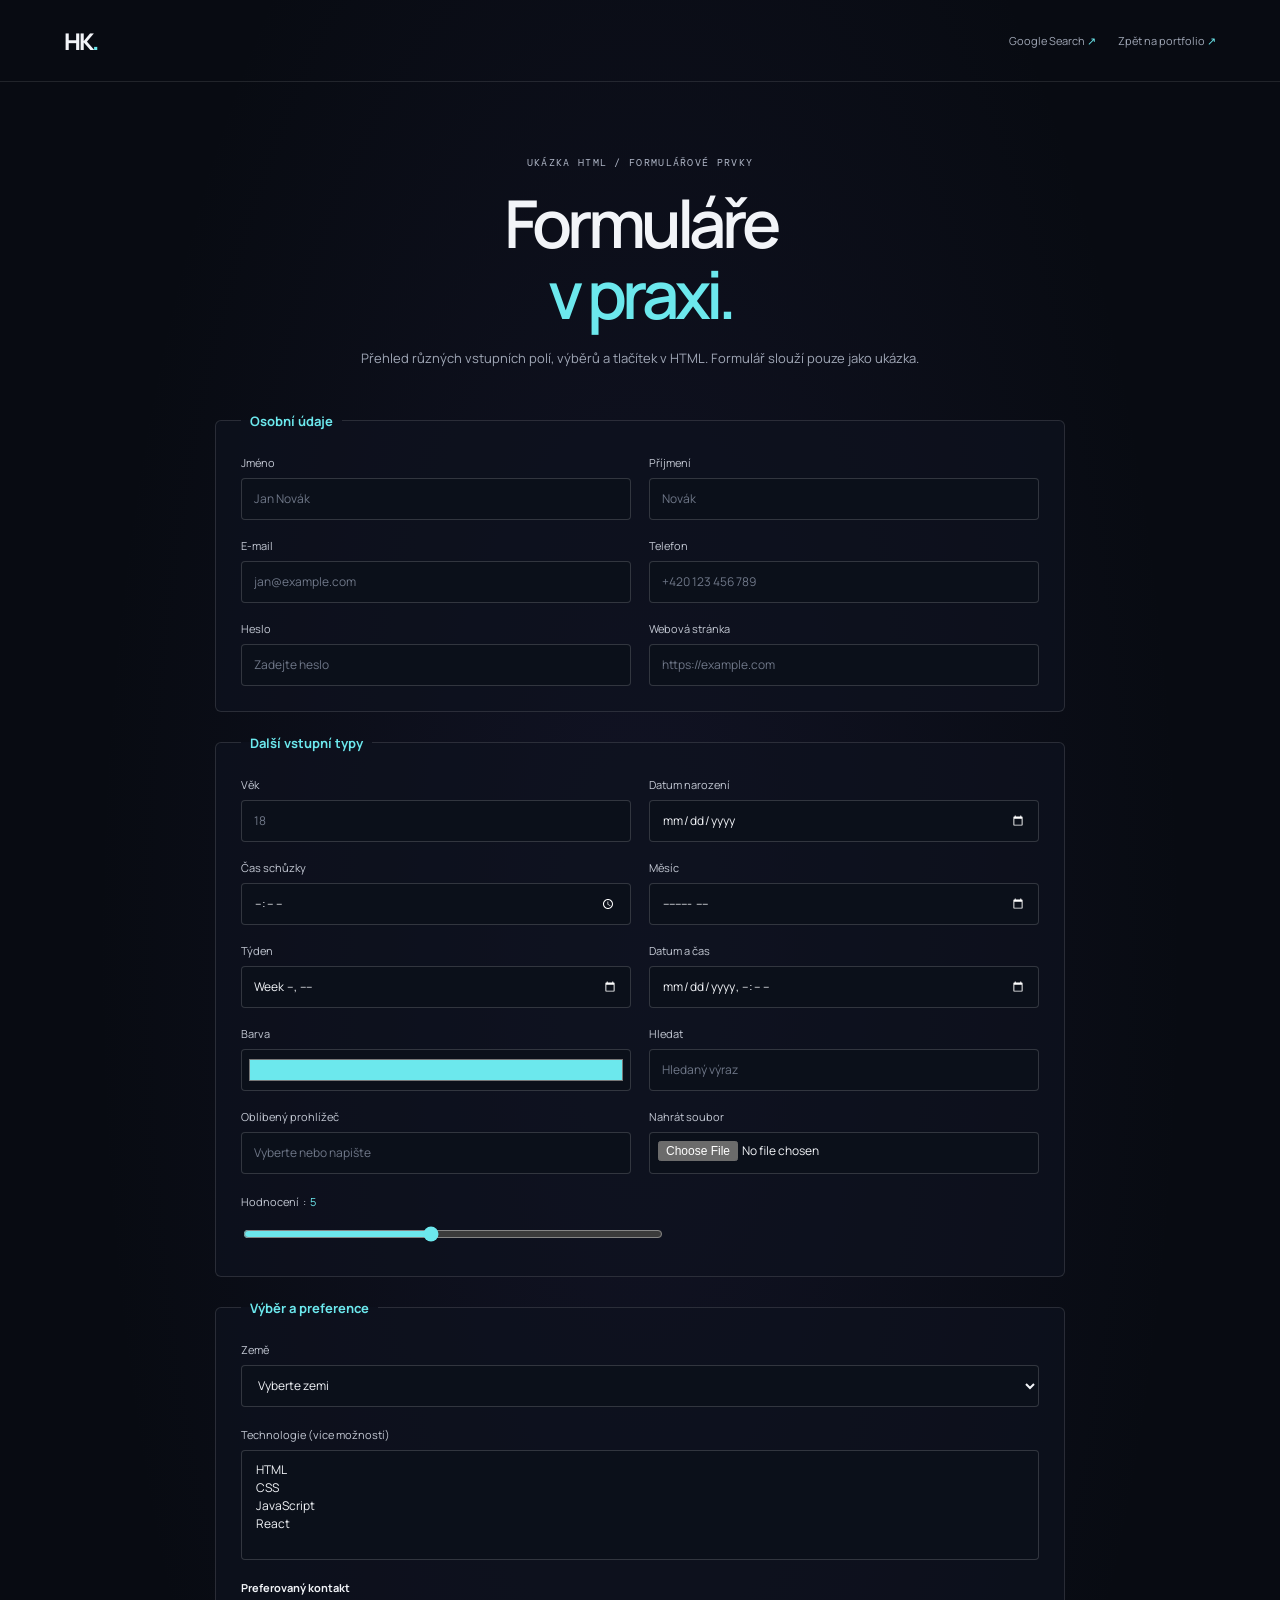
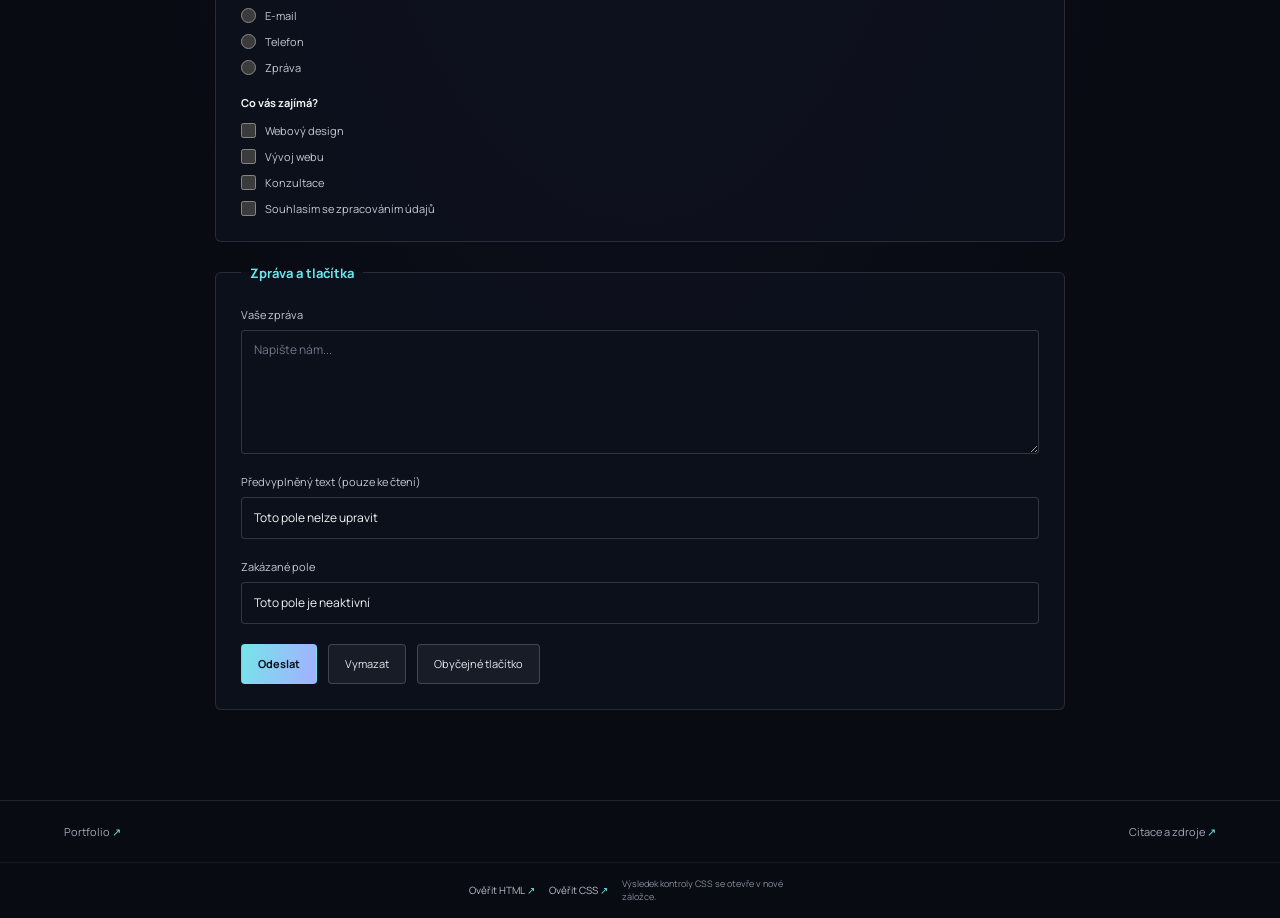
<file: formular.html>
<!DOCTYPE html>
<html lang="cs">
<head>
  <meta charset="UTF-8">
  <meta name="viewport" content="width=device-width, initial-scale=1.0">
  <meta name="theme-color" content="#080b12">
  <meta name="description" content="Ukázka různých HTML formulářových prvků.">
  <title>Formulářové prvky — Hlib Kolisnyk</title>
  <link rel="preconnect" href="https://fonts.googleapis.com">
  <link rel="preconnect" href="https://fonts.gstatic.com" crossorigin>
  <link href="https://fonts.googleapis.com/css2?family=DM+Mono:wght@400;500&family=Manrope:wght@400;500;600;700;800&display=swap" rel="stylesheet">
  <link rel="stylesheet" href="style.css">
</head>
<body class="search-page form-page">
  <header class="search-header">
    <a class="logo" href="index.html" aria-label="Hlib Kolisnyk — portfolio">HK<span>.</span></a>
    <nav class="search-nav" aria-label="Navigace projektu">
      <a class="search-back-link" href="googlesearch.html">Google Search <span aria-hidden="true">↗</span></a>
      <a class="search-back-link" href="index.html">Zpět na portfolio <span aria-hidden="true">↗</span></a>
    </nav>
  </header>

  <main class="form-main">
    <p class="eyebrow">UKÁZKA HTML / FORMULÁŘOVÉ PRVKY</p>
    <h1>Formuláře<br><span class="gradient-text">v praxi.</span></h1>
    <p class="form-intro">Přehled různých vstupních polí, výběrů a tlačítek v HTML. Formulář slouží pouze jako ukázka.</p>

    <form class="demo-form" action="#" method="get">
      <fieldset class="form-section">
        <legend>Osobní údaje</legend>
        <div class="form-grid">
          <label class="form-field">Jméno
            <input type="text" name="jmeno" placeholder="Jan Novák" autocomplete="given-name">
          </label>
          <label class="form-field">Příjmení
            <input type="text" name="prijmeni" placeholder="Novák" autocomplete="family-name">
          </label>
          <label class="form-field">E-mail
            <input type="email" name="email" placeholder="jan@example.com" autocomplete="email">
          </label>
          <label class="form-field">Telefon
            <input type="tel" name="telefon" placeholder="+420 123 456 789" autocomplete="tel">
          </label>
          <label class="form-field">Heslo
            <input type="password" name="heslo" placeholder="Zadejte heslo" autocomplete="new-password">
          </label>
          <label class="form-field">Webová stránka
            <input type="url" name="web" placeholder="https://example.com">
          </label>
        </div>
      </fieldset>

      <fieldset class="form-section">
        <legend>Další vstupní typy</legend>
        <div class="form-grid">
          <label class="form-field">Věk
            <input type="number" name="vek" min="0" max="120" placeholder="18">
          </label>
          <label class="form-field">Datum narození
            <input type="date" name="datum">
          </label>
          <label class="form-field">Čas schůzky
            <input type="time" name="cas">
          </label>
          <label class="form-field">Měsíc
            <input type="month" name="mesic">
          </label>
          <label class="form-field">Týden
            <input type="week" name="tyden">
          </label>
          <label class="form-field">Datum a čas
            <input type="datetime-local" name="datum-cas">
          </label>
          <label class="form-field">Barva
            <input type="color" name="barva" value="#6ce8ed">
          </label>
          <label class="form-field">Hledat
            <input type="search" name="hledat" placeholder="Hledaný výraz">
          </label>
          <label class="form-field">Oblíbený prohlížeč
            <input type="text" name="prohlizec" list="prohlizece" placeholder="Vyberte nebo napište">
            <datalist id="prohlizece">
              <option value="Firefox">
              <option value="Google Chrome">
              <option value="Microsoft Edge">
              <option value="Safari">
            </datalist>
          </label>
          <label class="form-field">Nahrát soubor
            <input type="file" name="soubor">
          </label>
        </div>
        <div class="form-field range-field">
          <div class="range-label"><label for="rating">Hodnocení</label>: <output id="rating-output" for="rating">5</output></div>
          <input id="rating" type="range" name="hodnoceni" min="1" max="10" value="5" oninput="document.getElementById('rating-output').value = this.value">
        </div>
      </fieldset>

      <fieldset class="form-section">
        <legend>Výběr a preference</legend>
        <label class="form-field">Země
          <select name="zeme">
            <option value="">Vyberte zemi</option>
            <option value="cz">Česká republika</option>
            <option value="sk">Slovensko</option>
            <option value="pl">Polsko</option>
          </select>
        </label>
        <label class="form-field">Technologie (více možností)
          <select name="technologie" multiple size="4">
            <option>HTML</option>
            <option>CSS</option>
            <option>JavaScript</option>
            <option>React</option>
          </select>
        </label>
        <div class="choice-group">
          <span class="choice-heading">Preferovaný kontakt</span>
          <label><input type="radio" name="kontakt" value="email"> E-mail</label>
          <label><input type="radio" name="kontakt" value="telefon"> Telefon</label>
          <label><input type="radio" name="kontakt" value="zprava"> Zpráva</label>
        </div>
        <div class="choice-group">
          <span class="choice-heading">Co vás zajímá?</span>
          <label><input type="checkbox" name="zajem" value="design"> Webový design</label>
          <label><input type="checkbox" name="zajem" value="vyvoj"> Vývoj webu</label>
          <label><input type="checkbox" name="zajem" value="konzultace"> Konzultace</label>
          <label><input type="checkbox" name="souhlas" value="ano"> Souhlasím se zpracováním údajů</label>
        </div>
      </fieldset>

      <fieldset class="form-section">
        <legend>Zpráva a tlačítka</legend>
        <label class="form-field">Vaše zpráva
          <textarea name="zprava" rows="6" placeholder="Napište nám..."></textarea>
        </label>
        <label class="form-field">Předvyplněný text (pouze ke čtení)
          <input type="text" name="readonly" value="Toto pole nelze upravit" readonly>
        </label>
        <label class="form-field">Zakázané pole
          <input type="text" name="disabled" value="Toto pole je neaktivní" disabled>
        </label>
        <div class="form-actions">
          <button type="submit" class="form-button form-button-primary">Odeslat</button>
          <button type="reset" class="form-button">Vymazat</button>
          <button type="button" class="form-button">Obyčejné tlačítko</button>
        </div>
      </fieldset>
    </form>
  </main>

  <footer class="search-footer form-footer">
    <a href="index.html">Portfolio <span aria-hidden="true">↗</span></a>
    <div class="search-footer-links">
      <a href="https://github.com/Lutar-Hlib/googlesearch/blob/main/citace.md" target="_blank" rel="noopener noreferrer">Citace a zdroje <span aria-hidden="true">↗</span></a>
    </div>
  </footer>
  <section class="validator-tools search-validators" aria-label="Validace stránky">
    <a class="validator-link" id="html-validator" href="https://validator.w3.org/nu/" target="_blank" rel="noopener noreferrer">Ověřit HTML <span>↗</span></a>
    <button class="validator-link" id="css-validator" type="button" disabled>Ověřit CSS <span>↗</span></button>
    <p class="validator-note" id="validator-note">Výsledek kontroly CSS se otevře v nové záložce.</p>
    <form id="html-validator-form" action="https://validator.w3.org/nu/" method="post" enctype="multipart/form-data" target="_blank">
      <textarea name="content" aria-label="HTML pro validaci" hidden></textarea>
    </form>
    <form id="css-validator-form" action="https://jigsaw.w3.org/css-validator/validator" method="post" enctype="multipart/form-data" target="_blank">
      <input type="hidden" name="profile" value="css3">
      <input type="hidden" name="warning" value="1">
      <input type="hidden" name="lang" value="cs">
      <textarea name="text" aria-label="CSS pro validaci" hidden></textarea>
    </form>
  </section>
  <script src="validators.js"></script>
</body>
</html>
</file>
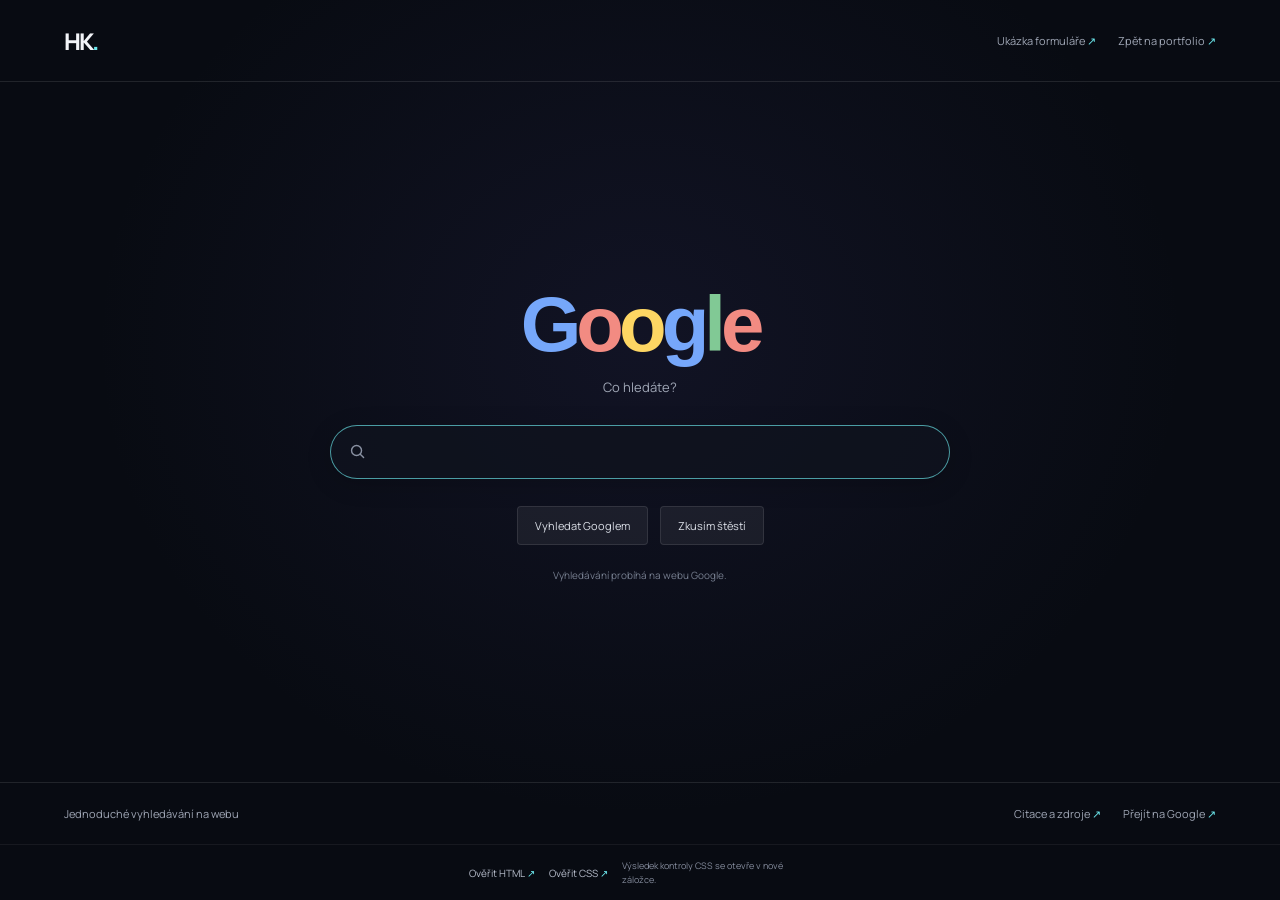
<file: googlesearch.html>
<!DOCTYPE html>
<html lang="cs">
<head>
  <meta charset="UTF-8">
  <meta name="viewport" content="width=device-width, initial-scale=1.0">
  <meta name="theme-color" content="#080b12">
  <meta name="description" content="Vyhledejte informace na Googlu.">
  <title>Google Search — Hlib Kolisnyk</title>
  <link rel="preconnect" href="https://fonts.googleapis.com">
  <link rel="preconnect" href="https://fonts.gstatic.com" crossorigin>
  <link href="https://fonts.googleapis.com/css2?family=DM+Mono:wght@400;500&family=Manrope:wght@400;500;600;700;800&display=swap" rel="stylesheet">
  <link rel="stylesheet" href="style.css">
</head>
<body class="search-page">
  <header class="search-header">
    <a class="logo" href="index.html" aria-label="Hlib Kolisnyk — portfolio">HK<span>.</span></a>
    <nav class="search-nav" aria-label="Navigace projektu">
      <a class="search-back-link" href="formular.html">Ukázka formuláře <span aria-hidden="true">↗</span></a>
      <a class="search-back-link" href="index.html">Zpět na portfolio <span aria-hidden="true">↗</span></a>
    </nav>
  </header>

  <main class="search-main">
    <div class="search-brand" role="img" aria-label="Google">
      <span class="search-brand-blue">G</span><span class="search-brand-red">o</span><span class="search-brand-yellow">o</span><span class="search-brand-blue">g</span><span class="search-brand-green">l</span><span class="search-brand-red">e</span>
    </div>
    <p class="search-caption">Co hledáte?</p>
    <form class="google-search-form" action="https://www.google.com/search" method="get">
      <label class="search-input-wrap" for="google-query">
        <svg class="search-icon" viewBox="0 0 24 24" fill="none" stroke="#8991a2" stroke-linecap="round" stroke-width="1.8" aria-hidden="true">
          <circle cx="10.8" cy="10.8" r="6.3"></circle>
          <path d="m15.5 15.5 4.2 4.2"></path>
        </svg>
        <input id="google-query" type="search" name="q" aria-label="Hledat na Googlu" autocomplete="off" required autofocus>
      </label>
      <div class="search-actions">
        <button type="submit">Vyhledat Googlem</button>
        <button type="submit" name="btnI" value="1">Zkusím štěstí</button>
      </div>
    </form>
    <p class="search-note">Vyhledávání probíhá na webu Google.</p>
  </main>

  <footer class="search-footer">
    <span>Jednoduché vyhledávání na webu</span>
    <div class="search-footer-links">
      <a href="https://github.com/Lutar-Hlib/googlesearch/blob/main/citace.md" target="_blank" rel="noopener noreferrer">Citace a zdroje <span aria-hidden="true">↗</span></a>
      <a href="https://www.google.com/" target="_blank" rel="noopener noreferrer">Přejít na Google <span aria-hidden="true">↗</span></a>
    </div>
  </footer>
  <section class="validator-tools search-validators" aria-label="Validace stránky">
    <a class="validator-link" id="html-validator" href="https://validator.w3.org/nu/" target="_blank" rel="noopener noreferrer">Ověřit HTML <span>↗</span></a>
    <button class="validator-link" id="css-validator" type="button" disabled>Ověřit CSS <span>↗</span></button>
    <p class="validator-note" id="validator-note">Výsledek kontroly CSS se otevře v nové záložce.</p>
    <form id="html-validator-form" action="https://validator.w3.org/nu/" method="post" enctype="multipart/form-data" target="_blank">
      <textarea name="content" aria-label="HTML pro validaci" hidden></textarea>
    </form>
    <form id="css-validator-form" action="https://jigsaw.w3.org/css-validator/validator" method="post" enctype="multipart/form-data" target="_blank">
      <input type="hidden" name="profile" value="css3">
      <input type="hidden" name="warning" value="1">
      <input type="hidden" name="lang" value="cs">
      <textarea name="text" aria-label="CSS pro validaci" hidden></textarea>
    </form>
  </section>
  <script src="validators.js"></script>
</body>
</html>
</file>
<file: style.css>
:root {
  color-scheme: dark;
}

* {
  box-sizing: border-box;
}

html {
  scroll-behavior: smooth;
  scroll-padding-top: 96px;
}

body {
  margin: 0;
  background:
    radial-gradient(ellipse at 76% 13%, rgba(67, 62, 133, 0.12), transparent 33rem),
    #080b12;
  color: #f2f4f8;
  font-family: "Manrope", sans-serif;
}

a {
  color: inherit;
  text-decoration: none;
}

.section-shell {
  width: min(1180px, calc(100% - 64px));
  margin-inline: auto;
}

.site-header {
  position: relative;
  z-index: 2;
  display: flex;
  align-items: center;
  justify-content: space-between;
  width: min(1320px, calc(100% - 64px));
  height: 86px;
  margin-inline: auto;
  border-bottom: 1px solid rgba(255, 255, 255, 0.1);
}

.logo {
  font-size: 23px;
  font-weight: 800;
  letter-spacing: -2px;
}

.logo span {
  color: #6ce8ed;
}

.main-nav {
  display: flex;
  gap: 38px;
}

.main-nav a,
.header-cta,
.back-top {
  color: #b8becc;
  font-size: 12px;
  transition: color 180ms ease;
}

.main-nav a:hover,
.header-cta:hover,
.back-top:hover {
  color: #6ce8ed;
}

.header-cta {
  display: flex;
  align-items: center;
  gap: 10px;
}

.header-cta span {
  color: #6ce8ed;
  font-size: 17px;
}

.hero {
  position: relative;
  display: grid;
  overflow: clip;
  min-height: 690px;
  grid-template-columns: 1.05fr 0.95fr;
  align-items: center;
  padding-block: 72px 112px;
}

.hero-copy {
  position: relative;
  z-index: 1;
  padding-bottom: 20px;
}

.eyebrow {
  display: flex;
  align-items: center;
  gap: 10px;
  margin: 0 0 24px;
  color: #aeb5c5;
  font-family: "DM Mono", monospace;
  font-size: 10px;
  letter-spacing: 1.3px;
}

.status-dot {
  width: 7px;
  height: 7px;
  border-radius: 50%;
  background: #6ce8ed;
  box-shadow: 0 0 12px rgba(108, 232, 237, 0.8);
}

.eyebrow-divider {
  color: #596173;
}

h1,
h2,
h3,
p {
  margin-top: 0;
}

h1 {
  margin-bottom: 23px;
  font-size: clamp(50px, 6vw, 76px);
  font-weight: 600;
  letter-spacing: -5px;
  line-height: 1.08;
}

.gradient-text {
  color: #6ce8ed;
}

.hero-intro {
  max-width: 440px;
  margin-bottom: 30px;
  color: #a0a7b6;
  font-size: 14px;
  line-height: 1.9;
}

.hero-actions {
  display: flex;
  align-items: center;
  gap: 27px;
}

.button {
  display: inline-flex;
  min-height: 48px;
  align-items: center;
  justify-content: center;
  gap: 22px;
  padding: 0 20px;
  border: 1px solid transparent;
  border-radius: 3px;
  font-size: 12px;
  font-weight: 700;
  transition: transform 180ms ease, box-shadow 180ms ease;
}

.button:hover {
  transform: translateY(-2px);
  box-shadow: 0 8px 30px rgba(108, 232, 237, 0.16);
}

.button-primary {
  background: linear-gradient(105deg, #76e5e9, #a3afff);
  color: #091016;
}

.button span {
  font-size: 16px;
}

.text-link {
  color: #c0c5d0;
  font-size: 12px;
}

.text-link span {
  margin-left: 7px;
  color: #6ce8ed;
}

.hero-meta {
  display: flex;
  gap: 35px;
  margin-top: 61px;
  padding-top: 23px;
  border-top: 1px solid rgba(255, 255, 255, 0.1);
}

.hero-meta div {
  display: grid;
  gap: 5px;
}

.meta-number {
  font-size: 21px;
  font-weight: 700;
  letter-spacing: -1px;
}

.meta-label {
  color: #858c9d;
  font-size: 10px;
}

.hero-visual {
  position: relative;
  min-height: 470px;
}

.image-frame {
  position: absolute;
  top: 14px;
  right: 18px;
  width: min(100%, 455px);
  height: 430px;
  overflow: hidden;
  border: 1px solid rgba(156, 131, 255, 0.3);
  background: #111927;
}

.image-frame img,
.project-image img {
  display: block;
  width: 100%;
  height: 100%;
  object-fit: cover;
}

.image-frame img {
  filter: saturate(0.62) brightness(0.72);
}

.image-overlay {
  position: absolute;
  inset: 0;
  background: linear-gradient(145deg, rgba(9, 17, 33, 0.15), rgba(41, 38, 94, 0.28) 64%, rgba(108, 232, 237, 0.1));
}

.frame-label {
  position: absolute;
  right: 21px;
  bottom: 19px;
  left: 21px;
  display: flex;
  justify-content: space-between;
  color: rgba(239, 242, 250, 0.78);
  font-family: "DM Mono", monospace;
  font-size: 8px;
  letter-spacing: 1px;
}

.orbit {
  position: absolute;
  border: 1px solid rgba(108, 232, 237, 0.25);
  border-radius: 50%;
}

.orbit-one {
  top: -19px;
  right: -20px;
  width: 450px;
  height: 450px;
}

.orbit-two {
  top: 33px;
  right: -70px;
  width: 535px;
  height: 340px;
  transform: rotate(-34deg);
  border-color: rgba(156, 131, 255, 0.28);
}

.floating-card {
  position: absolute;
  right: -3px;
  bottom: 37px;
  display: flex;
  align-items: center;
  gap: 12px;
  padding: 15px 19px;
  border: 1px solid rgba(255, 255, 255, 0.14);
  background: rgba(15, 19, 31, 0.9);
  box-shadow: 0 15px 45px rgba(0, 0, 0, 0.28);
  backdrop-filter: blur(12px);
}

.card-icon {
  color: #6ce8ed;
  font-size: 23px;
}

.floating-card strong,
.floating-card small {
  display: block;
}

.floating-card strong {
  font-size: 11px;
}

.floating-card small {
  margin-top: 4px;
  color: #858c9d;
  font-size: 9px;
}

.visual-index {
  position: absolute;
  right: 22px;
  bottom: -16px;
  color: #788194;
  font-family: "DM Mono", monospace;
  font-size: 9px;
  letter-spacing: 1px;
}

.scroll-hint {
  position: absolute;
  bottom: 34px;
  left: 0;
  display: flex;
  align-items: center;
  gap: 11px;
  color: #8991a2;
  font-family: "DM Mono", monospace;
  font-size: 9px;
  letter-spacing: 1.2px;
}

.scroll-hint span {
  width: 28px;
  height: 1px;
  background: #6ce8ed;
}

.section-block {
  padding-block: 112px;
  border-top: 1px solid rgba(255, 255, 255, 0.1);
}

.about {
  display: grid;
  grid-template-columns: 1fr 1fr;
  gap: 90px;
}

.section-heading .eyebrow {
  margin-bottom: 22px;
}

h2 {
  margin-bottom: 0;
  font-size: clamp(34px, 4.2vw, 51px);
  font-weight: 600;
  letter-spacing: -2.7px;
  line-height: 1.2;
}

.muted-text {
  color: #777f90;
}

.about-content {
  padding-top: 49px;
}

.about-lead {
  margin-bottom: 17px;
  font-size: 19px;
  font-weight: 500;
  line-height: 1.65;
}

.body-copy {
  max-width: 500px;
  margin-bottom: 25px;
  color: #858c9d;
  font-size: 12px;
  line-height: 1.9;
}

.skills {
  display: flex;
  flex-wrap: wrap;
  gap: 8px;
}

.skills span {
  padding: 8px 11px;
  border: 1px solid rgba(255, 255, 255, 0.1);
  color: #c3c8d2;
  font-family: "DM Mono", monospace;
  font-size: 9px;
}

.projects-top {
  display: flex;
  align-items: end;
  justify-content: space-between;
  margin-bottom: 53px;
}

.projects-note {
  max-width: 265px;
  margin-bottom: 5px;
  color: #858c9d;
  font-size: 11px;
  line-height: 1.8;
}

.project-grid {
  display: grid;
  grid-template-columns: 1.12fr 0.88fr;
  gap: 52px 30px;
  align-items: start;
}

.project-card-offset {
  margin-top: 90px;
}

.project-card-third {
  width: 76%;
}

.project-image {
  position: relative;
  display: block;
  height: 305px;
  overflow: hidden;
  background: #0e121c;
}

.project-card-large .project-image {
  height: 365px;
}

.project-image img {
  filter: saturate(0.72) brightness(0.8);
  transition: transform 400ms ease, filter 400ms ease;
}

.project-image:hover img {
  transform: scale(1.04);
  filter: saturate(0.95) brightness(0.95);
}

.project-open {
  position: absolute;
  right: 15px;
  bottom: 15px;
  display: grid;
  width: 39px;
  height: 39px;
  place-items: center;
  border: 1px solid rgba(255, 255, 255, 0.4);
  background: rgba(8, 11, 18, 0.45);
  font-size: 18px;
}

.project-info {
  display: flex;
  align-items: end;
  justify-content: space-between;
  padding-top: 17px;
}

.project-type {
  margin-bottom: 7px;
  color: #6ce8ed;
  font-family: "DM Mono", monospace;
  font-size: 8px;
  letter-spacing: 1px;
}

.project-info h3 {
  margin-bottom: 0;
  font-size: 17px;
  font-weight: 600;
}

.project-year {
  padding-bottom: 2px;
  color: #858c9d;
  font-family: "DM Mono", monospace;
  font-size: 9px;
}

.contact {
  padding-bottom: 91px;
  border-top: 0;
}

.contact-card {
  position: relative;
  overflow: hidden;
  padding: 68px 72px 27px;
  border: 1px solid rgba(139, 146, 255, 0.22);
  background: linear-gradient(125deg, #101523, #111222 58%, #17142b);
}

.contact-glow {
  position: absolute;
  top: -200px;
  right: -80px;
  width: 460px;
  height: 460px;
  border-radius: 50%;
  background: rgba(116, 107, 255, 0.13);
  filter: blur(95px);
}

.contact-card > :not(.contact-glow) {
  position: relative;
}

.contact-card h2 {
  margin-bottom: 16px;
  font-size: clamp(39px, 5vw, 59px);
}

.contact-copy {
  max-width: 440px;
  margin-bottom: 24px;
  color: #a3aaba;
  font-size: 12px;
  line-height: 1.8;
}

.contact-bottom {
  display: flex;
  justify-content: space-between;
  margin-top: 69px;
  padding-top: 17px;
  border-top: 1px solid rgba(255, 255, 255, 0.1);
  color: #8b93a3;
  font-family: "DM Mono", monospace;
  font-size: 9px;
}

.site-footer {
  display: flex;
  min-height: 94px;
  align-items: center;
  justify-content: space-between;
  border-top: 1px solid rgba(255, 255, 255, 0.1);
}

.validator-tools {
  display: flex;
  align-items: center;
  gap: 14px;
}

#html-validator-form,
#css-validator-form {
  display: none;
}

.validator-link {
  padding: 0;
  border: 0;
  background: none;
  color: #b8becc;
  font: inherit;
  font-size: 10px;
  cursor: pointer;
  transition: color 180ms ease;
}

.validator-link:hover,
.validator-link:focus-visible {
  color: #6ce8ed;
}

.validator-link:disabled {
  color: #858c9d;
  cursor: not-allowed;
}

.validator-link span {
  color: #6ce8ed;
}

.validator-note {
  max-width: 190px;
  margin: 0;
  color: #858c9d;
  font-size: 9px;
  line-height: 1.5;
}

.site-footer p {
  margin: 0;
  color: #8c93a2;
  font-size: 10px;
}

.site-footer p span {
  margin-left: 8px;
  color: #626a7b;
}

.footer-links {
  display: flex;
  flex-wrap: wrap;
  gap: 14px;
}

.back-top {
  font-size: 10px;
}

@media (max-width: 900px) {
  .section-shell,
  .site-header {
    width: min(100% - 48px, 720px);
  }

  .hero {
    min-height: auto;
    grid-template-columns: 1fr 0.8fr;
    gap: 20px;
    padding-block: 90px 110px;
  }

  h1 {
    font-size: clamp(48px, 7vw, 66px);
  }

  .hero-visual {
    min-height: 400px;
  }

  .image-frame {
    right: 0;
    width: 100%;
    height: 370px;
  }

  .orbit-one {
    right: -35px;
    width: 380px;
    height: 380px;
  }

  .orbit-two {
    right: -70px;
    width: 435px;
  }

  .floating-card {
    right: -12px;
    bottom: 22px;
  }

  .hero-meta {
    gap: 20px;
  }

  .about {
    gap: 45px;
  }

  .project-image {
    height: 245px;
  }

  .project-card-large .project-image {
    height: 300px;
  }
}

@media (max-width: 640px) {
  .section-shell,
  .site-header {
    width: calc(100% - 40px);
  }

  .site-header {
    height: 72px;
  }

  .main-nav {
    gap: 16px;
  }

  .main-nav a {
    font-size: 10px;
  }

  .header-cta {
    display: none;
  }

  .hero {
    grid-template-columns: 1fr;
    gap: 48px;
    padding-block: 76px 99px;
  }

  h1 {
    font-size: clamp(49px, 12vw, 69px);
    letter-spacing: -3.5px;
  }

  .hero-intro {
    max-width: 400px;
  }

  .hero-meta {
    justify-content: space-between;
    gap: 12px;
    margin-top: 45px;
  }

  .meta-number {
    font-size: 18px;
  }

  .meta-label {
    font-size: 9px;
  }

  .hero-visual {
    min-height: 370px;
    margin-inline: 12px;
  }

  .image-frame {
    top: 10px;
    right: 8px;
    width: calc(100% - 20px);
    height: 340px;
  }

  .orbit-one {
    top: -8px;
    right: -12px;
    width: min(92vw, 365px);
    height: min(92vw, 365px);
  }

  .orbit-two {
    top: 42px;
    right: -35px;
    width: min(105vw, 410px);
    height: 290px;
  }

  .floating-card {
    right: -3px;
    bottom: 6px;
  }

  .visual-index {
    right: 8px;
    bottom: -28px;
  }

  .scroll-hint {
    bottom: 34px;
  }

  .section-block {
    padding-block: 78px;
  }

  .about {
    grid-template-columns: 1fr;
    gap: 12px;
  }

  .about-content {
    padding-top: 13px;
  }

  h2 {
    font-size: clamp(36px, 9vw, 48px);
  }

  .about-lead {
    font-size: 17px;
  }

  .projects-top {
    display: block;
    margin-bottom: 35px;
  }

  .projects-note {
    margin-top: 20px;
  }

  .project-grid {
    grid-template-columns: 1fr;
    gap: 36px;
  }

  .project-card-offset {
    margin-top: 0;
  }

  .project-card-third {
    width: 100%;
  }

  .project-image,
  .project-card-large .project-image {
    height: clamp(230px, 64vw, 340px);
  }

  .contact {
    padding-top: 25px;
    padding-bottom: 65px;
  }

  .contact-card {
    padding: 42px 25px 22px;
  }

  .contact-card h2 {
    font-size: clamp(37px, 9vw, 51px);
    letter-spacing: -2px;
  }

  .contact-bottom {
    gap: 20px;
    margin-top: 48px;
    font-size: 8px;
  }

  .site-footer {
    flex-wrap: wrap;
    gap: 14px;
    min-height: 82px;
    padding-block: 16px;
  }

  .validator-tools {
    order: 1;
    width: 100%;
    flex-wrap: wrap;
    justify-content: center;
    gap: 10px 16px;
  }

  .site-footer p {
    order: 2;
    max-width: 145px;
    text-align: center;
    line-height: 1.8;
  }

  .site-footer > .back-top {
    order: 3;
  }
}

@media (prefers-reduced-motion: reduce) {
  *,
  *::before,
  *::after {
    scroll-behavior: auto !important;
    transition-duration: 0.01ms !important;
  }
}

.search-page {
  display: flex;
  min-height: 100vh;
  flex-direction: column;
  background:
    radial-gradient(ellipse at 50% 38%, rgba(67, 62, 133, 0.16), transparent 34rem),
    #080b12;
}

.search-header,
.search-footer {
  display: flex;
  align-items: center;
  justify-content: space-between;
  padding-inline: clamp(22px, 5vw, 72px);
}

.search-nav,
.search-footer-links {
  display: flex;
  flex-wrap: wrap;
  gap: 22px;
}

.search-header {
  min-height: 82px;
  border-bottom: 1px solid rgba(255, 255, 255, 0.1);
}

.search-back-link,
.search-footer {
  color: #a0a7b6;
  font-size: 11px;
}

.search-back-link span,
.search-footer a span {
  color: #6ce8ed;
}

.search-back-link:hover,
.search-footer a:hover {
  color: #6ce8ed;
}

.search-main {
  display: flex;
  width: min(100% - 40px, 620px);
  flex: 1;
  flex-direction: column;
  align-items: center;
  justify-content: center;
  margin: 0 auto;
  padding-block: 70px;
  text-align: center;
}

.search-brand {
  margin-bottom: 10px;
  font-family: Arial, sans-serif;
  font-size: clamp(58px, 12vw, 78px);
  font-weight: 600;
  letter-spacing: -5px;
  line-height: 1.1;
}

.search-brand-blue {
  color: #76a7fa;
}

.search-brand-red {
  color: #f28b82;
}

.search-brand-yellow {
  color: #fdd663;
}

.search-brand-green {
  color: #81c995;
}

.search-caption {
  margin-bottom: 29px;
  color: #a0a7b6;
  font-size: 13px;
}

.google-search-form {
  width: 100%;
}

.search-input-wrap {
  display: flex;
  min-height: 54px;
  align-items: center;
  gap: 13px;
  padding-inline: 17px;
  border: 1px solid rgba(255, 255, 255, 0.2);
  border-radius: 30px;
  background: rgba(15, 19, 31, 0.8);
  transition: border-color 180ms ease, box-shadow 180ms ease;
}

.search-input-wrap:hover,
.search-input-wrap:focus-within {
  border-color: rgba(108, 232, 237, 0.65);
  box-shadow: 0 5px 24px rgba(0, 0, 0, 0.18);
}

.search-icon {
  width: 19px;
  height: 19px;
  flex: none;
}

.search-input-wrap input {
  width: 100%;
  min-width: 0;
  border: 0;
  outline: 0;
  background: transparent;
  color: #f2f4f8;
  font: inherit;
  font-size: 15px;
}

.search-actions {
  display: flex;
  flex-wrap: wrap;
  justify-content: center;
  gap: 12px;
  margin-top: 27px;
}

.search-actions button {
  min-height: 39px;
  padding: 0 17px;
  border: 1px solid rgba(255, 255, 255, 0.1);
  border-radius: 4px;
  background: rgba(255, 255, 255, 0.06);
  color: #dce0e8;
  font: inherit;
  font-size: 11px;
  cursor: pointer;
  transition: border-color 180ms ease, background 180ms ease;
}

.search-actions button:hover,
.search-actions button:focus-visible {
  border-color: rgba(108, 232, 237, 0.55);
  background: rgba(108, 232, 237, 0.08);
}

.search-note {
  margin: 23px 0 0;
  color: #777f90;
  font-size: 10px;
}

.search-footer {
  min-height: 62px;
  border-top: 1px solid rgba(255, 255, 255, 0.1);
}

.search-validators {
  justify-content: center;
  min-height: 56px;
  border-top: 1px solid rgba(255, 255, 255, 0.06);
}

.form-main {
  width: min(100% - 40px, 850px);
  margin: 0 auto;
  padding-block: 74px 90px;
}

.form-main > .eyebrow {
  justify-content: center;
  margin-bottom: 19px;
}

.form-main h1 {
  margin-bottom: 16px;
  font-size: clamp(45px, 8vw, 66px);
  text-align: center;
}

.form-intro {
  max-width: 560px;
  margin: 0 auto 42px;
  color: #a0a7b6;
  font-size: 13px;
  line-height: 1.8;
  text-align: center;
}

.demo-form {
  display: grid;
  gap: 22px;
}

.form-section {
  display: grid;
  gap: 20px;
  min-width: 0;
  margin: 0;
  padding: 25px;
  border: 1px solid rgba(255, 255, 255, 0.12);
  border-radius: 6px;
  background: rgba(15, 19, 31, 0.72);
}

.form-section legend {
  padding-inline: 9px;
  color: #6ce8ed;
  font-size: 13px;
  font-weight: 700;
}

.form-grid {
  display: grid;
  grid-template-columns: repeat(2, minmax(0, 1fr));
  gap: 18px;
}

.form-field {
  display: grid;
  gap: 8px;
  color: #c4c9d4;
  font-size: 11px;
}

.form-field input,
.form-field select,
.form-field textarea {
  width: 100%;
  min-height: 42px;
  padding: 10px 12px;
  border: 1px solid rgba(255, 255, 255, 0.16);
  border-radius: 4px;
  outline: 0;
  background: #0b101a;
  color: #f2f4f8;
  font: inherit;
  font-size: 12px;
}

.form-field input:focus,
.form-field select:focus,
.form-field textarea:focus {
  border-color: rgba(108, 232, 237, 0.7);
  box-shadow: 0 0 0 3px rgba(108, 232, 237, 0.08);
}

.form-field input::placeholder,
.form-field textarea::placeholder {
  color: #6f7788;
}

.form-field input[type="color"] {
  padding: 5px;
}

.form-field input[type="file"] {
  padding: 8px;
}

.form-field input[type="range"] {
  min-height: 30px;
  padding: 0;
  accent-color: #6ce8ed;
}

.form-field select[multiple] {
  height: 110px;
}

.form-field textarea {
  resize: vertical;
}

.range-field {
  max-width: 420px;
}

.range-label {
  display: flex;
  gap: 4px;
}

.range-label label {
  cursor: pointer;
}

.range-field output {
  color: #6ce8ed;
}

.choice-group {
  display: grid;
  gap: 11px;
  color: #c4c9d4;
  font-size: 11px;
}

.choice-heading {
  margin-bottom: 2px;
  color: #f2f4f8;
  font-weight: 700;
}

.choice-group label {
  display: flex;
  align-items: center;
  gap: 9px;
}

.choice-group input {
  width: 15px;
  height: 15px;
  margin: 0;
  accent-color: #6ce8ed;
}

.form-actions {
  display: flex;
  flex-wrap: wrap;
  gap: 11px;
}

.form-button {
  min-height: 40px;
  padding: 0 16px;
  border: 1px solid rgba(255, 255, 255, 0.18);
  border-radius: 4px;
  background: rgba(255, 255, 255, 0.05);
  color: #e2e5ec;
  font: inherit;
  font-size: 11px;
  cursor: pointer;
}

.form-button:hover,
.form-button:focus-visible {
  border-color: rgba(108, 232, 237, 0.65);
}

.form-button-primary {
  border-color: transparent;
  background: linear-gradient(105deg, #76e5e9, #a3afff);
  color: #091016;
  font-weight: 700;
}

.form-footer {
  margin-top: auto;
}

@media (max-width: 640px) {
  .search-header {
    min-height: 70px;
  }

  .search-nav {
    justify-content: flex-end;
    gap: 12px;
  }

  .search-main {
    padding-block: 50px;
  }

  .search-input-wrap {
    min-height: 50px;
    padding-inline: 14px;
  }

  .search-footer {
    gap: 16px;
    flex-wrap: wrap;
    min-height: 58px;
    font-size: 9px;
  }

  .search-footer-links {
    gap: 13px;
  }

  .form-main {
    padding-block: 52px 64px;
  }

  .form-section {
    padding: 19px 15px;
  }

  .form-grid {
    grid-template-columns: 1fr;
  }

  .search-validators {
    padding-block: 14px;
  }
}
</file>
